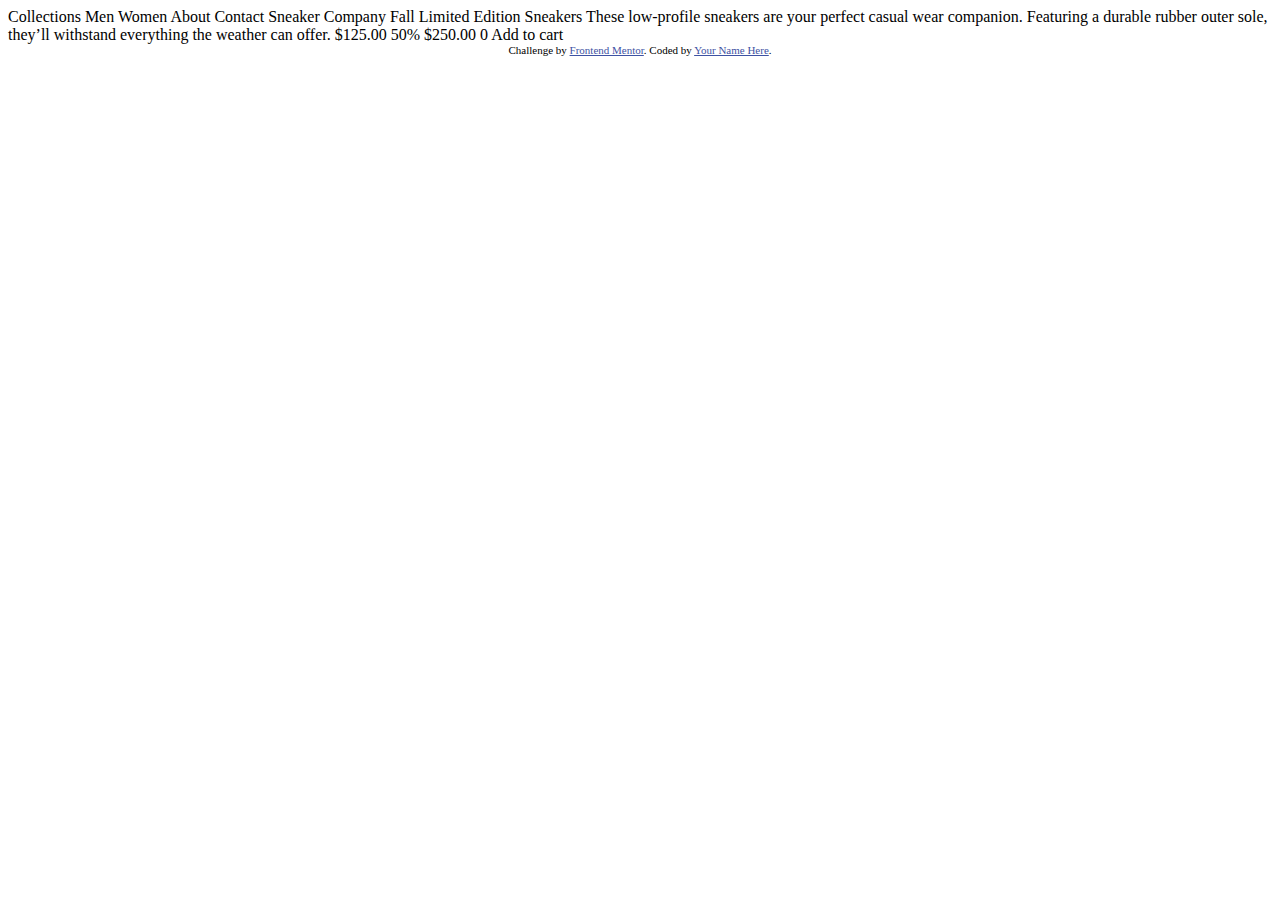
<file: checkPoint6/index.html>
<!DOCTYPE html>
<html lang="en">
<head>
  <meta charset="UTF-8">
  <meta name="viewport" content="width=device-width, initial-scale=1.0"> <!-- displays site properly based on user's device -->

  <link rel="icon" type="image/png" sizes="32x32" href="./images/favicon-32x32.png">
  
  <title>Frontend Mentor | E-commerce product page</title>

  <!-- Feel free to remove these styles or customise in your own stylesheet 👍 -->
  <style>
    .attribution { font-size: 11px; text-align: center; }
    .attribution a { color: hsl(228, 45%, 44%); }
  </style>
</head>
<body>

  Collections
  Men
  Women
  About
  Contact

  Sneaker Company

  Fall Limited Edition Sneakers

  These low-profile sneakers are your perfect casual wear companion. Featuring a 
  durable rubber outer sole, they’ll withstand everything the weather can offer.

  $125.00
  50%
  $250.00

  0
  Add to cart
  
  <div class="attribution">
    Challenge by <a href="https://www.frontendmentor.io?ref=challenge" target="_blank">Frontend Mentor</a>. 
    Coded by <a href="#">Your Name Here</a>.
  </div>
</body>
</html>
</file>
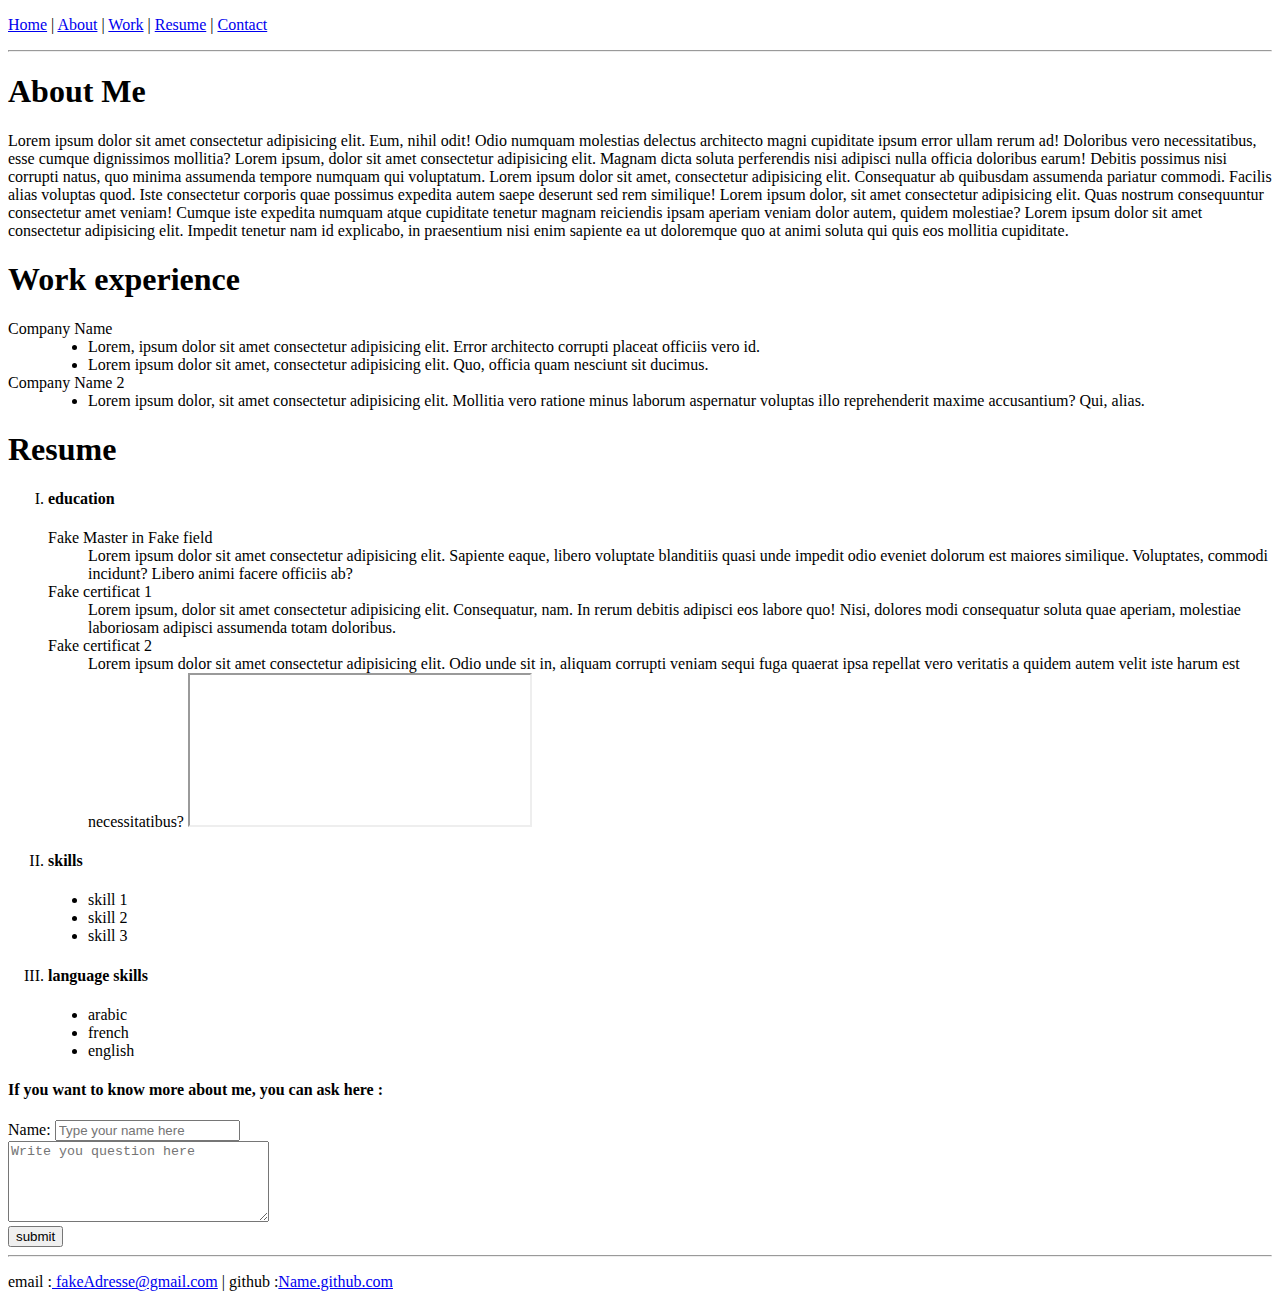
<file: checkPoint2/firstCheckPoint.html>
<!DOCTYPE html>
<html lang="en">
<head>
    <meta charset="UTF-8">
    <meta http-equiv="X-UA-Compatible" content="IE=edge">
    <meta name="viewport" content="width=device-width, initial-scale=1.0">
    <title>HTMLCheckPoint</title>
</head>
<body>
    
    <p><a href="#">Home</a> | <a href="#aboutMe">About</a> | <a href="#workExperience">Work</a> | <a href="#resume">Resume</a> | <a href="#contact">Contact</a></p>
    
    <hr>
    <section>
        <a name ="aboutMe"><h1>About Me</h1></a>
        <p>Lorem ipsum dolor sit amet consectetur adipisicing elit. Eum, nihil odit! Odio numquam molestias delectus architecto magni cupiditate ipsum error ullam rerum ad! Doloribus vero necessitatibus, esse cumque dignissimos mollitia? Lorem ipsum, dolor sit amet consectetur adipisicing elit. Magnam dicta soluta perferendis nisi adipisci nulla officia doloribus earum! Debitis possimus nisi corrupti natus, quo minima assumenda tempore numquam qui voluptatum. Lorem ipsum dolor sit amet, consectetur adipisicing elit. Consequatur ab quibusdam assumenda pariatur commodi. Facilis alias voluptas quod. Iste consectetur corporis quae possimus expedita autem saepe deserunt sed rem similique! Lorem ipsum dolor, sit amet consectetur adipisicing elit. Quas nostrum consequuntur consectetur amet veniam! Cumque iste expedita numquam atque cupiditate tenetur magnam reiciendis ipsam aperiam veniam dolor autem, quidem molestiae? Lorem ipsum dolor sit amet consectetur adipisicing elit. Impedit tenetur nam id explicabo, in praesentium nisi enim sapiente ea ut doloremque quo at animi soluta qui quis eos mollitia cupiditate.</p>
    </section>
    <section>
        <a name = "workExperience" ><h1>Work experience</h1></a>
        <dl>
            <dt>Company Name</dt>
            <dd>
                <ul>
                    <li>Lorem, ipsum dolor sit amet consectetur adipisicing elit. Error architecto corrupti placeat officiis vero  id.</li>
                    <li>Lorem ipsum dolor sit amet, consectetur adipisicing elit. Quo, officia quam nesciunt sit ducimus.</li>
                </ul>
            </dd>
            <dt>Company Name 2</dt>
            <dd>
                <ul>
                <li>Lorem ipsum dolor, sit amet consectetur adipisicing elit. Mollitia vero ratione minus laborum  aspernatur voluptas illo reprehenderit maxime accusantium? Qui, alias.</li>

            </ul>
            </dd>   
        </dl>
    </section>
    <section>
        <a name ="resume"><h1>Resume</h1></a>
        <ol type ="I">
            <li><h4>education</h2></li>
                <dl>
                    <dt>Fake Master in Fake field</dt>
                    <dd>Lorem ipsum dolor sit amet consectetur adipisicing elit. Sapiente eaque, libero voluptate blanditiis quasi unde impedit odio eveniet dolorum est maiores similique. Voluptates, commodi incidunt? Libero animi facere officiis ab?</dd>
                    <dt>Fake certificat 1</dt>
                    <dd>Lorem ipsum, dolor sit amet consectetur adipisicing elit. Consequatur, nam. In rerum debitis adipisci eos labore quo! Nisi, dolores modi consequatur soluta quae aperiam, molestiae laboriosam adipisci assumenda totam doloribus.</dd>
                    <dt>Fake certificat 2</dt>
                    <dd>Lorem ipsum dolor sit amet consectetur adipisicing elit. Odio unde sit in, aliquam corrupti veniam sequi fuga quaerat ipsa repellat vero veritatis a quidem autem velit iste harum est necessitatibus?
                        <iframe
	                        width="340"
	                        height="150"
	                        src="https://www.youtube.com/embed/zcTFG_F0FRs"
                        ></iframe>
                        
                    </dd>
                </dl>
            <li><h4>skills</h4></li>
            <ul type ="disc">
                <li>skill 1</li>
                <li>skill 2</li>
                <li>skill 3</li>
            </ul>
            <li><h4>language skills</h4></li>  
            <ul type= "disc">
                <li>arabic</li>
                <li>french</li>
                <li>english</li>
            </ul>    

        </ol>
    </section>
<h4>If you want to know more about me, you can ask here :</h4>
<form action="">
    <label>Name:</label>
    <input type="text" name="first name" placeholder="Type your name here" />
    <br />
    <textarea name="message" cols="30" rows="5" placeholder="Write you question here"></textarea>
    <br>
    <input type="submit" value="submit">
 </form>
    
</body>
<hr>
<footer>
    <a name = "contact"></a>
    <p> email :<a href="#"> fakeAdresse@gmail.com</a> | github :<a href="#">Name.github.com</a></p>
</footer>
</html>
</file>
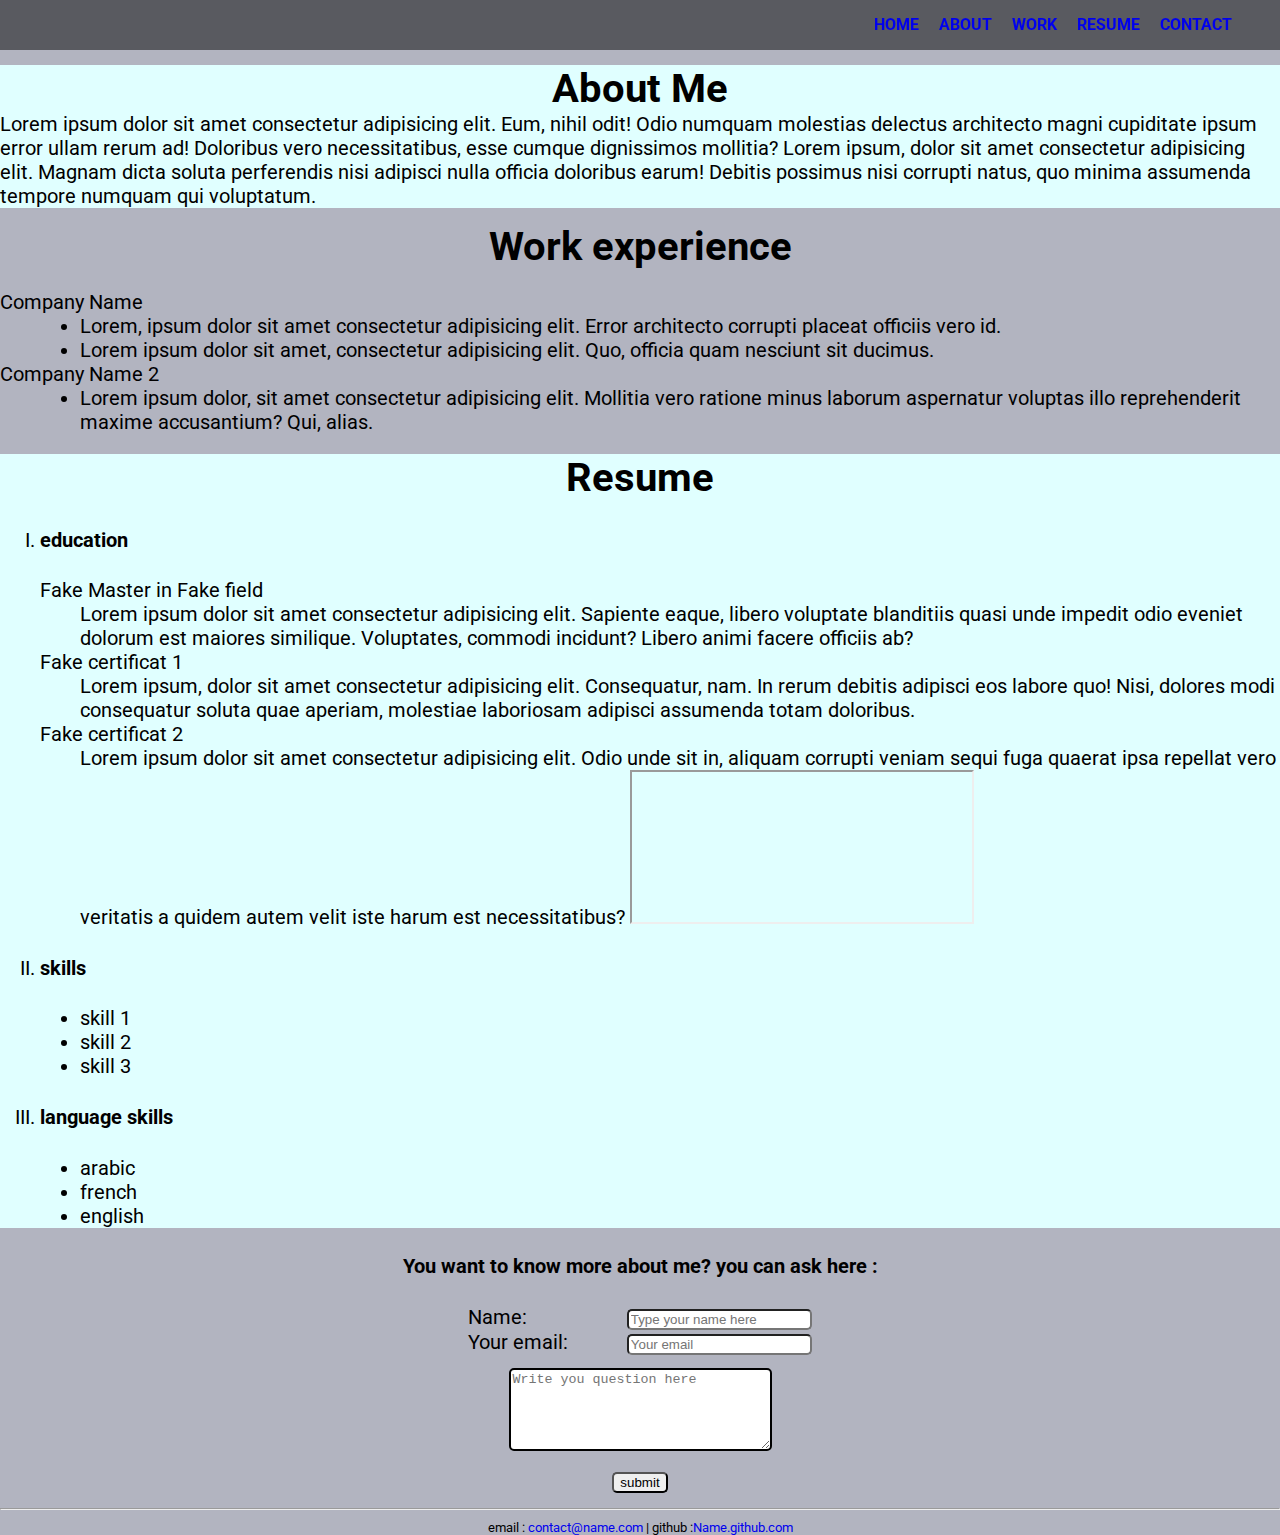
<file: checkPoint3/secondCheckPoinr.html>
<!DOCTYPE html>
<html lang="en">
<head>
    <meta charset="UTF-8">
    <meta http-equiv="X-UA-Compatible" content="IE=edge">
    <meta name="viewport" content="width=device-width, initial-scale=1.0">
    <link rel="stylesheet" href="secondCheckPoint.css">
    <link rel="preconnect" href="https://fonts.googleapis.com">
    <link rel="preconnect" href="https://fonts.gstatic.com" crossorigin>
    <link href="https://fonts.googleapis.com/css2?family=Roboto&display=swap" rel="stylesheet">
    <title>HTML&CSS CheckPoint</title>
</head>
<body>
    <!-- <header>
        <h1>Portfolio</h1>
    </header> -->
        <nav>
            <ul style="list-style-type:none;">
                <li><a href="#">Home</a></li>
                <li><a href="#aboutMe">About</a></li>
                <li><a href="#workExperience">Work</a></li>
                <li><a href="#resume">Resume</a></li>
                <li><a href="#contact">Contact</a></li>
            </ul>
        </nav>

    <section class="about">
        <div>
            <a name ="aboutMe"><h1>About Me</h1></a>
            </div>
            
            <adiv id="about-right">
                <p>Lorem ipsum dolor sit amet consectetur adipisicing elit. Eum, nihil odit! Odio numquam molestias delectus architecto magni cupiditate ipsum error ullam rerum ad! Doloribus vero necessitatibus, esse cumque dignissimos mollitia? Lorem ipsum, dolor sit amet consectetur adipisicing elit. Magnam dicta soluta perferendis nisi adipisci nulla officia doloribus earum! Debitis possimus nisi corrupti natus, quo minima assumenda tempore numquam qui voluptatum.</p>
            </div>
        
        </div>
        
    </section>
    <section class="work">
        <div>
            <a name = "workExperience" ><h1>Work experience</h1></a>
        <dl>
            <dt>Company Name</dt>
            <dd>
                <ul>
                    <li>Lorem, ipsum dolor sit amet consectetur adipisicing elit. Error architecto corrupti placeat officiis vero  id.</li>
                    <li>Lorem ipsum dolor sit amet, consectetur adipisicing elit. Quo, officia quam nesciunt sit ducimus.</li>
                </ul>
            </dd>
            <dt>Company Name 2</dt>
            <dd>
                <ul>
                <li>Lorem ipsum dolor, sit amet consectetur adipisicing elit. Mollitia vero ratione minus laborum  aspernatur voluptas illo reprehenderit maxime accusantium? Qui, alias.</li>

            </ul>
            </dd>   
        </dl>
        </div>
        
    </section>
    <section class="resume">
        <a name ="resume"><h1>Resume</h1></a>
        <ol type ="I">
            <li><h4>education</h2></li>
                <dl>
                    <dt>Fake Master in Fake field</dt>
                    <dd>Lorem ipsum dolor sit amet consectetur adipisicing elit. Sapiente eaque, libero voluptate blanditiis quasi unde impedit odio eveniet dolorum est maiores similique. Voluptates, commodi incidunt? Libero animi facere officiis ab?</dd>
                    <dt>Fake certificat 1</dt>
                    <dd>Lorem ipsum, dolor sit amet consectetur adipisicing elit. Consequatur, nam. In rerum debitis adipisci eos labore quo! Nisi, dolores modi consequatur soluta quae aperiam, molestiae laboriosam adipisci assumenda totam doloribus.</dd>
                    <dt>Fake certificat 2</dt>
                    <dd>Lorem ipsum dolor sit amet consectetur adipisicing elit. Odio unde sit in, aliquam corrupti veniam sequi fuga quaerat ipsa repellat vero veritatis a quidem autem velit iste harum est necessitatibus?
                        <iframe
	                        width="340"
	                        height="150"
	                        src="https://www.youtube.com/embed/zcTFG_F0FRs"
                        ></iframe>
                        
                    </dd>
                </dl>
            <li><h4>skills</h4></li>
            <ul type ="disc">
                <li>skill 1</li>
                <li>skill 2</li>
                <li>skill 3</li>
            </ul>
            <li><h4>language skills</h4></li>  
            <ul type= "disc">
                <li>arabic</li>
                <li>french</li>
                <li>english</li>
            </ul>    

        </ol>
    </section>

<div class="more">
    <h4>You want to know more about me? you can ask here :</h4>
   <form action="">
    <label>Name:</label>
    <input type="text" name="first name" placeholder="Type your name here" />
    <br />
    <label>Your email:</label>
    <input type="text" name="email" placeholder="Your email">
    <br>
    <textarea name="message" cols="30" rows="5" placeholder="Write you question here"></textarea>
    <br>
    <input type="submit" value="submit">
 </form> 
</div>

    
</body>
<hr>
<footer>
    <a name = "contact"></a>
    <p> email :<a href="#"> contact@name.com</a> | github :<a href="#">Name.github.com</a></p>
</footer>
</html>
</file>
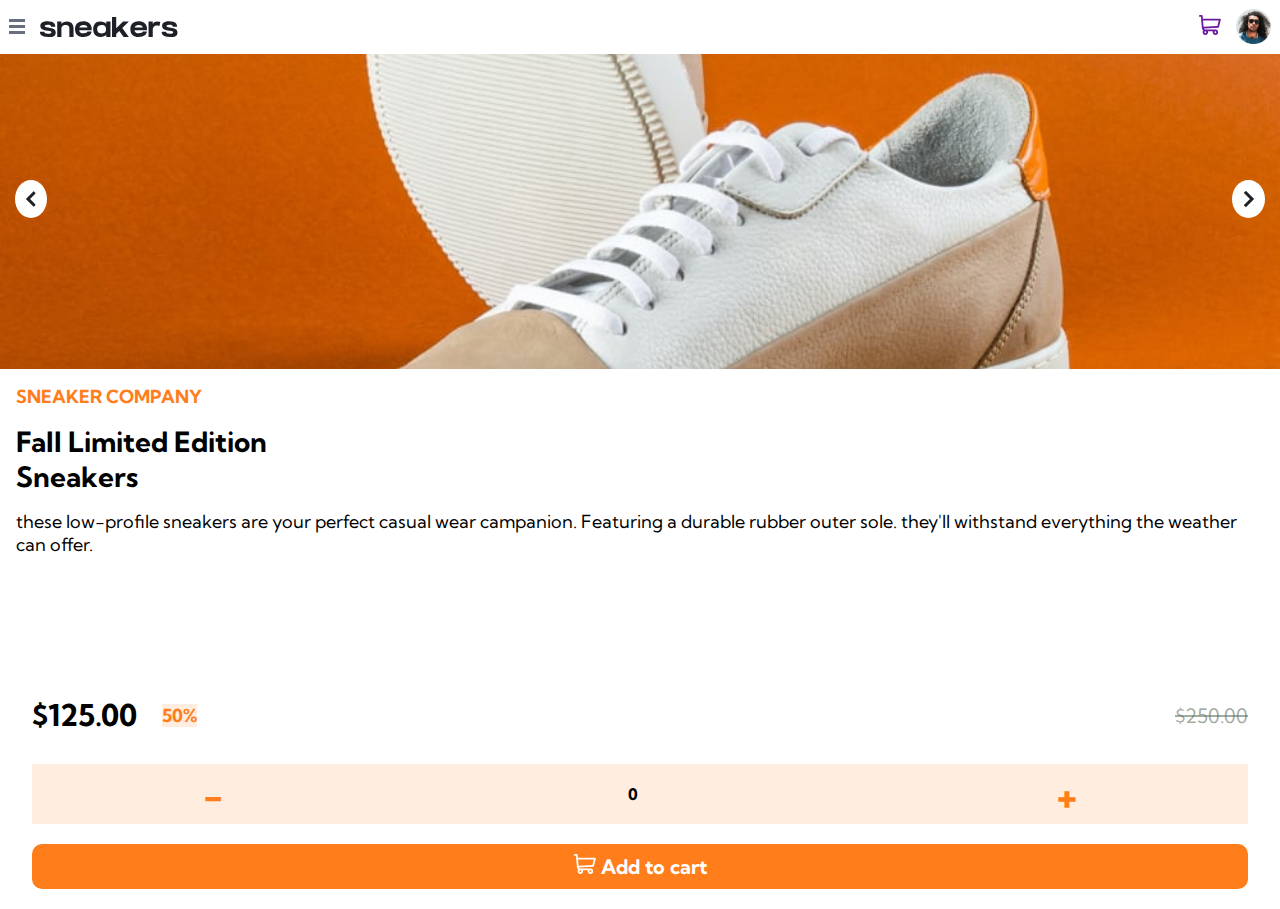
<file: checkPoint6/sneakers.html>
<!DOCTYPE html>
<html lang="en">
  <head>
    <meta charset="UTF-8" />
    <meta http-equiv="X-UA-Compatible" content="IE=edge" />
    <meta name="viewport" content="width=device-width, initial-scale=1.0" />
    <link rel="stylesheet" href="sneakers.css" />
    <title>Document</title>
  </head>
  <body>
    <section id="mySidenav" class="sidenav">
      <a href="javascript:void(0)" class="closebtn" onclick="closeNav()"
        >&times;</a
      >
      <a href="#">Collection</a>
      <a href="#">Men</a>
      <a href="#">Women</a>
      <a href="#">About</a>
      <a href="#">Contact</a>
    </section>
    <section id="myCartPage" class="myCartPage">
      <div class="topCartPage">
        <h3>Cart</h3>
      </div>
      <div class="botCartPage" id="botCartPage">
        <p
          id="cartEmpty"
          style="
            font-size: 25px;
            font-weight: 300;
            text-align: center;
            display: flex;
            justify-content: center;
          "
        >
          Your cart is empty
        </p>
        <button id="buy">Confirm your purchase</button>
      </div>
    </section>

    <section id="homePage">
      <div id="fil" class="filter lightFilter"></div>
      <nav class="mainNav">
        <div id="nav-left">
          <div id="image-icon">
            <span
              style="font-size: 30px; cursor: pointer; display: flex"
              onclick="openNav()"
              ><img src="images/icon-menu.svg" alt="menu"
            /></span>
          </div>

          <img src="images/logo.svg" alt="logo" />
        </div>
        <div id="nav-right">
          <span class="cart" onclick="openCart()"
            ><img src="images/icon-cart full.svg" alt="cart"
          /></span>
          <img src="images/image-avatar.png" alt="avatar" id="image-avatar" />
        </div>
      </nav>

      <section id="slide">
        <img src="images/icon-previous.svg" alt="" id="slide-bar-btnRight" />
        <div class="slide slide-image1"></div>
        <div class="slide slide-image2"></div>
        <div class="slide slide-image3"></div>
        <img src="images/icon-next.svg" alt="" id="slide-bar-btnLeft" />
      </section>

      <section class="down-section">
        <div class="down-section-up">
          <h6>SNEAKER COMPANY</h6>
          <div class="div-head">
            <h1>Fall Limited Edition</h1>
            <h1>Sneakers</h1>
          </div>
          <p>
            these low-profile sneakers are your perfect casual wear campanion.
            Featuring a durable rubber outer sole. they'll withstand everything
            the weather can offer.
          </p>
        </div>
        <div class="down-section-down">
          <div class="price">
            <div id="with-remise">
              <div id="realPrice"><h2>$125.00</h2></div>
              <div id="remise">50%</div>
            </div>
            <div id="noRemise">$250.00</div>
          </div>
          <div class="nOfSneakersAndBuyBtn">
            <div class="nOfSneakers">
                <!-- <form action=""> -->
                <input class="btnChange" type="button" id="minus" value="-" />
                <input type="number" id="number" value="0" />
                <input class="btnChange" type="button" id="plus" value="+" />
                <!-- </form> -->
              </div>
              <div class="btnAddToCart">
                <button id="btnAdd">
                  <img src="images/icon-cart.svg" alt="" /> Add to cart
                </button>
              </div>
            </div>
          </div>
          
      </section>
    </section>

    <script src="sneakers.js"></script>
  </body>
</html>
</file>
<file: checkPoint3/secondCheckPoint.css>
body{
    margin: 0;
    font-family:'roboto',sans-serif;
    font-size: 20px;
    background-color: rgb(178, 180, 192);
    
}


footer{
    font-size: small;
    text-align: center;
}

aside {
    width: 30%;
    padding-left: 15px;
    margin-left: 15px;
    float: right;
    font-style: italic;
    background-color: lightgray;
  }

a{
    text-decoration: none;
}

h1, p{
    margin: 0;
}

h1{
    text-align: center;
}

nav{
    background-color:rgba(0,0,0,0.5);
    font-weight: bold;
    position: sticky;
    top: 0;
}

nav ul{
    display: flex;
    justify-content: end;
    padding-right: 3%;
    margin: 0;
}

nav a{

 display: block;
 padding: 0 10px;
 font-size: medium;
 text-transform: uppercase;
 line-height: 50px;
}

nav a:hover {
    background-color: #04AA6D;
    color: black;
    
  }
  

.about, .resume{
    background-color: lightcyan;
}

.about, .work, .resume, .more{
    margin: 15px 0px;
}

.more{
    text-align: center;
}


.more label{
    display: inline-block;
    text-align: left;
    width: 12%;
}

.more input{
    border-radius: 5px;
}

.more textarea{
    margin: 1% 12.5%;
    border: 2px solid black;
    border-radius: 5px;
}
</file>
<file: checkPoint6/sneakers.css>
@import url("https://fonts.googleapis.com/css2?family=Kumbh+Sans:wght@400;700&display=swap");
/* #69707D  cart original color*/

* {
  margin: 0;
  padding: 0;
  box-sizing: border-box;
  font-family: "Kumbh Sans", sans-serif;
  font-size: 16px;
}

@media screen and (max-width: 1439px) {
    
    .mainNav {
        display: flex;
        justify-content: space-between;
        padding: 1vh 1vh;
        position: fixed;
        top: 0;
        background-color: rgba(255, 255, 255, 0.97);
        width: 100%;
        z-index: 4;
      }
      .mainNav div {
        display: flex;
        gap: 15px;
        justify-content: space-around;
        align-items: center;
      }
      
      #nav-right {
        display: flex;
      
        align-items: center;
      }
      
      .cart {
        cursor: pointer;
      }
      /* #nav-right{
          display: flex;
          float: right;
      } */
      
      .slide {
        background-position: center;
        background-size: cover;
        background-repeat: no-repeat;
        height: 35vh;
        margin-top: 6vh;
        width: 100%;
      }
      
      .slide-image1 {
        background-image: url("images/image-product-1.jpg");
      }
      .slide-image2 {
        display: none;
        background-image: url("images/image-product-2.jpg");
      }
      .slide-image3 {
        display: none;
        background-image: url("images/image-product-3.jpg");
      }
      
      #slide-bar-btnLeft {
        border: none;
        background-color: white;
        border-radius: 50%;
        padding: 10px;
        position: absolute;
        right: 0;
        top: 20%;
        margin-right: 15px;
        z-index: 2;
        cursor: pointer;
      }
      #slide-bar-btnRight {
        border: none;
        background-color: white;
        border-radius: 50%;
        padding: 10px;
        position: absolute;
        left: 0;
        top: 20%;
        margin-left: 15px;
        z-index: 2;
        cursor: pointer;
      }
      
      #image-icon {
        display: flex;
        flex-direction: column;
        justify-content: flex-end;
      }
      
      #image-avatar {
        height: 35px;
      }
      
      .down-section {
        margin: auto;
        height: 60vh;
        display: flex;
        flex-direction: column;
        justify-content: space-between;
        align-items: center;
      }
      
      .down-section-up h6 {
        color: hsl(26, 100%, 55%);
        margin: 1rem;
        font-size: 18px;
      }
      
      .down-section-up p {
        font-size: 18px;
        margin: 1rem;
        line-height: 23px;
      }
      .div-head {
        margin: 1rem;
      }
      .div-head h1 {
        font-size: 28px;
      }
      
      .down-section-down {
        width: 100%;
        display: flex;
        flex-direction: column;
        align-items: center;
      }

      .nOfSneakersAndBuyBtn{
          display: flex;
          flex-direction: column;
          align-items: center;
          width: 100%;
      }
      
      .price {
        display: flex;
        align-items: center;
        margin: 30px 0;
        justify-content: space-between;
        width: 95%;
      }
      
      #with-remise {
        display: flex;
        justify-content: space-between;
        align-items: center;
        gap: 25px;
      }
      
      #realPrice h2 {
        font-size: 30px;
      }
      
      #remise {
        font-weight: bold;
        color: hsl(26, 100%, 55%);
        background-color: hsl(25, 100%, 94%);
        font-size: 18px;
      }
      
      #noRemise {
        text-decoration: line-through;
        color: #5658;
        font-size: 20px;
      }
      
      .nOfSneakers {
        background-color: hsl(25, 100%, 94%);
        display: flex;
        justify-content: space-between;
        align-items: center;
        gap: 65px;
        height: 60px;
        /* padding: 0 15px; */
        width: 95%;
      }
      
      .nOfSneakers input {
        border: none;
        background-color: hsl(25, 100%, 94%);
        color: hsl(26, 100%, 55%);
        font-weight: bold;
        border-radius: 10px;
        width: 60%;
      }
      
      #number {
        text-align: center;
        color: black;
      }
      
      #minus {
        font-size: 40px;
        cursor: pointer;
      }
      
      #plus {
        font-size: 40px;
        cursor: pointer;
      }
      
      .btnAddToCart {
        display: flex;
        flex-direction: column;
        justify-content: center;
        width: 95%;
      }
      
      .btnAddToCart button {
        font-weight: bold;
        font-size: 20px;
        color: white;
        text-align: center;
        border: none;
        margin: 20px 0;
        padding: 10px;
        border-radius: 10px;
        background-color: hsl(26, 100%, 55%);
        cursor: pointer;
      }
      
      .div-head h1 {
        margin: 0;
      }
      
      .sidenav {
        height: 100%;
        width: 0;
        position: fixed;
        z-index: 10;
        top: 0;
        left: 0;
        background-color: white;
        overflow-x: hidden;
        transition: 0.5s;
        padding-top: 60px;
      }
      
      .sidenav a {
        padding: 8px 8px 8px 32px;
        text-decoration: none;
        font-size: 25px;
        color: #818181;
        display: block;
        transition: 0.3s;
      }
      
      .sidenav a:hover {
        color: #f1f1f1;
      }
      
      .sidenav .closebtn {
        position: absolute;
        top: 0;
        right: 25px;
        font-size: 36px;
        margin-left: 50px;
      }
      
      .filter {
        height: 100vh;
        width: 100%;
        background-color: rgb(0, 0, 0, 0.4);
        position: absolute;
        top: 0;
        left: 0;
        z-index: 9;
      }
      
      .lightFilter {
        display: none;
      }
      
      .darkFilter {
        display: block;
      }
      
      .myCartPage {
        display: flex;
        flex-direction: column;
        position: fixed;
        /* justify-content: space-evenly; */
        margin: 9vh 15px auto;
        background-color: white;
        width: 365px;
        height: 0px;
        max-width: 90vw;
        max-height: 50vh;
        z-index: 5;
        border-radius: 10px;
        overflow: hidden;
        box-shadow: 0px 5px 20px 0px #5a4141;
        top: 0;
        right: 0;
      }
      .topCartPage {
        border-bottom: 1px solid gray;
        padding-left: 15px;
        padding-right: 15px;
        height: 50px;
      }
      
      .topCartPage h3 {
        font-size: 23px;
        margin-top: 10px;
        margin-bottom: 10px;
      }
      .botCartPage {
        display: flex;
        justify-content: flex-start;
        flex-direction: column;
        padding-left: 15px;
        padding-right: 15px;
        margin-bottom: 10px;
        margin-top: 15px;
        overflow-y: scroll;
      }
      #cartEmpty {
        font-size: 30px;
      }
      
      #buy {
        width: 90%;
        margin-left: auto;
        margin-right: auto;
        padding: 20px 0;
        border-radius: 40px;
        font-weight: bold;
        font-size: 20px;
        color: white;
        text-align: center;
        margin-top: 10px;
        margin-bottom: 10px;
        border: none;
        background-color: hsl(26, 100%, 55%);
      }
      
}


@media screen and (min-width: 1440px) {
    #homePage{
        display: flex;
        flex-direction: row;
    }
    .mainNav {
        display: flex;
        justify-content: space-between;
        padding: 5vh 10vh;
        position: fixed;
        top: 0;
        background-color: rgba(255, 255, 255, 0.97);
        width: 100%;
        z-index: 4;
        box-shadow: 0 -6px 7px 3px;
      }

      
      .mainNav div {
        display: flex;
        gap: 15px;
        justify-content: space-around;
        align-items: center;
      }
      
      #nav-right {
        display: flex;
      
        align-items: center;
      }
      
      .cart {
        cursor: pointer;
      }
      /* #nav-right{
          display: flex;
          float: right;
      } */
      
      #slide{
          width: 100%;
      }
      .slide {
        background-position: center;
        background-size: cover;
        background-repeat: no-repeat;
        height: 55vh;
        margin-top: 6vh;
        width: 60%;
        margin: 12vh auto 6vh;
        border-radius: 20px
        ;
      }
      
      .slide-image1 {
        background-image: url("images/image-product-1.jpg");
      }
      .slide-image2 {
        display: none;
        background-image: url("images/image-product-2.jpg");
      }
      .slide-image3 {
        display: none;
        background-image: url("images/image-product-3.jpg");
      }
      
      #slide-bar-btnLeft {
        border: none;
        background-color: white;
        border-radius: 50%;
        padding: 10px;
        position: absolute;
        right: 0;
        top: 20%;
        margin-right: 15px;
        z-index: 2;
        cursor: pointer;
      }
      #slide-bar-btnRight {
        border: none;
        background-color: white;
        border-radius: 50%;
        padding: 10px;
        position: absolute;
        left: 0;
        top: 20%;
        margin-left: 15px;
        z-index: 2;
        cursor: pointer;
      }
      
      #image-icon {
        display: flex;
        flex-direction: column;
        justify-content: flex-end;
      }
      
      #image-avatar {
        height: 35px;
      }
      
      .down-section {
        margin: auto;
        height: 60vh;
        display: flex;
        flex-direction: column;
        justify-content: space-between;
        align-items: center;
      }
      
      .down-section-up h6 {
        color: hsl(26, 100%, 55%);
        margin: 1rem;
        font-size: 18px;
      }
      
      .down-section-up p {
        font-size: 18px;
        margin: 1rem;
        line-height: 23px;
      }
      .div-head {
        margin: 1rem;
      }
      .div-head h1 {
        font-size: 28px;
      }
      
      .down-section-down {
        width: 100%;
        display: flex;
        flex-direction: column;
        align-items: flex-start;
      }
      
      .price {
        display: flex;
        align-items: flex-start;
        flex-direction: column;
        flex-wrap: wrap;
        margin: 30px 0;
        justify-content: space-between;
        width: 95%;
      }
      
      #with-remise {
        display: flex;
        justify-content: space-between;
        align-items: center;
        gap: 25px;
      }
      
      #realPrice h2 {
        font-size: 30px;
      }
      
      #remise {
        font-weight: bold;
        color: hsl(26, 100%, 55%);
        background-color: hsl(25, 100%, 94%);
        font-size: 18px;
      }
      
      #noRemise {
        text-decoration: line-through;
        color: #5658;
        font-size: 20px;
      }
      .nOfSneakersAndBuyBtn{
          display: flex;
          flex-direction: row;
          justify-content: flex-start;
          align-items: center;

      }
      
      .nOfSneakers {
        background-color: hsl(25, 100%, 94%);
        display: flex;
        justify-content: space-between;
        align-items: center;
        gap: 65px;
        height: 60px;
        /* padding: 0 15px; */
        width: 95%;
      }
      
      .nOfSneakers input {
        border: none;
        background-color: hsl(25, 100%, 94%);
        color: hsl(26, 100%, 55%);
        font-weight: bold;
        border-radius: 10px;
        width: 60%;
      }
      
      #number {
        text-align: center;
        color: black;
      }
      
      #minus {
        font-size: 40px;
        cursor: pointer;
      }
      
      #plus {
        font-size: 40px;
        cursor: pointer;
      }
      
      .btnAddToCart {
        display: flex;
        flex-direction: column;
        justify-content: center;
        width: 95%;
      }
      
      .btnAddToCart button {
        font-weight: bold;
        font-size: 20px;
        color: white;
        text-align: center;
        border: none;
        margin: 20px 0;
        padding: 10px;
        border-radius: 10px;
        background-color: hsl(26, 100%, 55%);
        cursor: pointer;
      }
      
      .div-head h1 {
        margin: 0;
      }
      
      .sidenav {
        height: 100%;
        width: 0;
        position: fixed;
        z-index: 10;
        top: 0;
        left: 0;
        background-color: white;
        overflow-x: hidden;
        transition: 0.5s;
        padding-top: 60px;
      }
      
      .sidenav a {
        padding: 8px 8px 8px 32px;
        text-decoration: none;
        font-size: 25px;
        color: #818181;
        display: block;
        transition: 0.3s;
      }
      
      .sidenav a:hover {
        color: #f1f1f1;
      }
      
      .sidenav .closebtn {
        position: absolute;
        top: 0;
        right: 25px;
        font-size: 36px;
        margin-left: 50px;
      }
      
      .filter {
        height: 100vh;
        width: 100%;
        background-color: rgb(0, 0, 0, 0.4);
        position: absolute;
        top: 0;
        left: 0;
        z-index: 9;
      }
      
      .lightFilter {
        display: none;
      }
      
      .darkFilter {
        display: block;
      }
      
      .myCartPage {
        display: flex;
        flex-direction: column;
        position: fixed;
        /* justify-content: space-evenly; */
        margin: 9vh 15px auto;
        background-color: white;
        width: 365px;
        height: 0px;
        max-width: 90vw;
        max-height: 50vh;
        z-index: 5;
        border-radius: 10px;
        overflow: hidden;
        box-shadow: 0px 5px 20px 0px #5a4141;
        top: 0;
        right: 0;
      }
      .topCartPage {
        border-bottom: 1px solid gray;
        padding-left: 15px;
        padding-right: 15px;
        height: 50px;
      }
      
      .topCartPage h3 {
        font-size: 23px;
        margin-top: 10px;
        margin-bottom: 10px;
      }
      .botCartPage {
        display: flex;
        justify-content: flex-start;
        flex-direction: column;
        padding-left: 15px;
        padding-right: 15px;
        margin-bottom: 10px;
        margin-top: 15px;
        overflow-y: scroll;
      }
      #cartEmpty {
        font-size: 30px;
      }
      
      #buy {
        width: 90%;
        margin-left: auto;
        margin-right: auto;
        padding: 20px 0;
        border-radius: 40px;
        font-weight: bold;
        font-size: 20px;
        color: white;
        text-align: center;
        margin-top: 10px;
        margin-bottom: 10px;
        border: none;
        background-color: hsl(26, 100%, 55%);
      }
    
}
</file>
